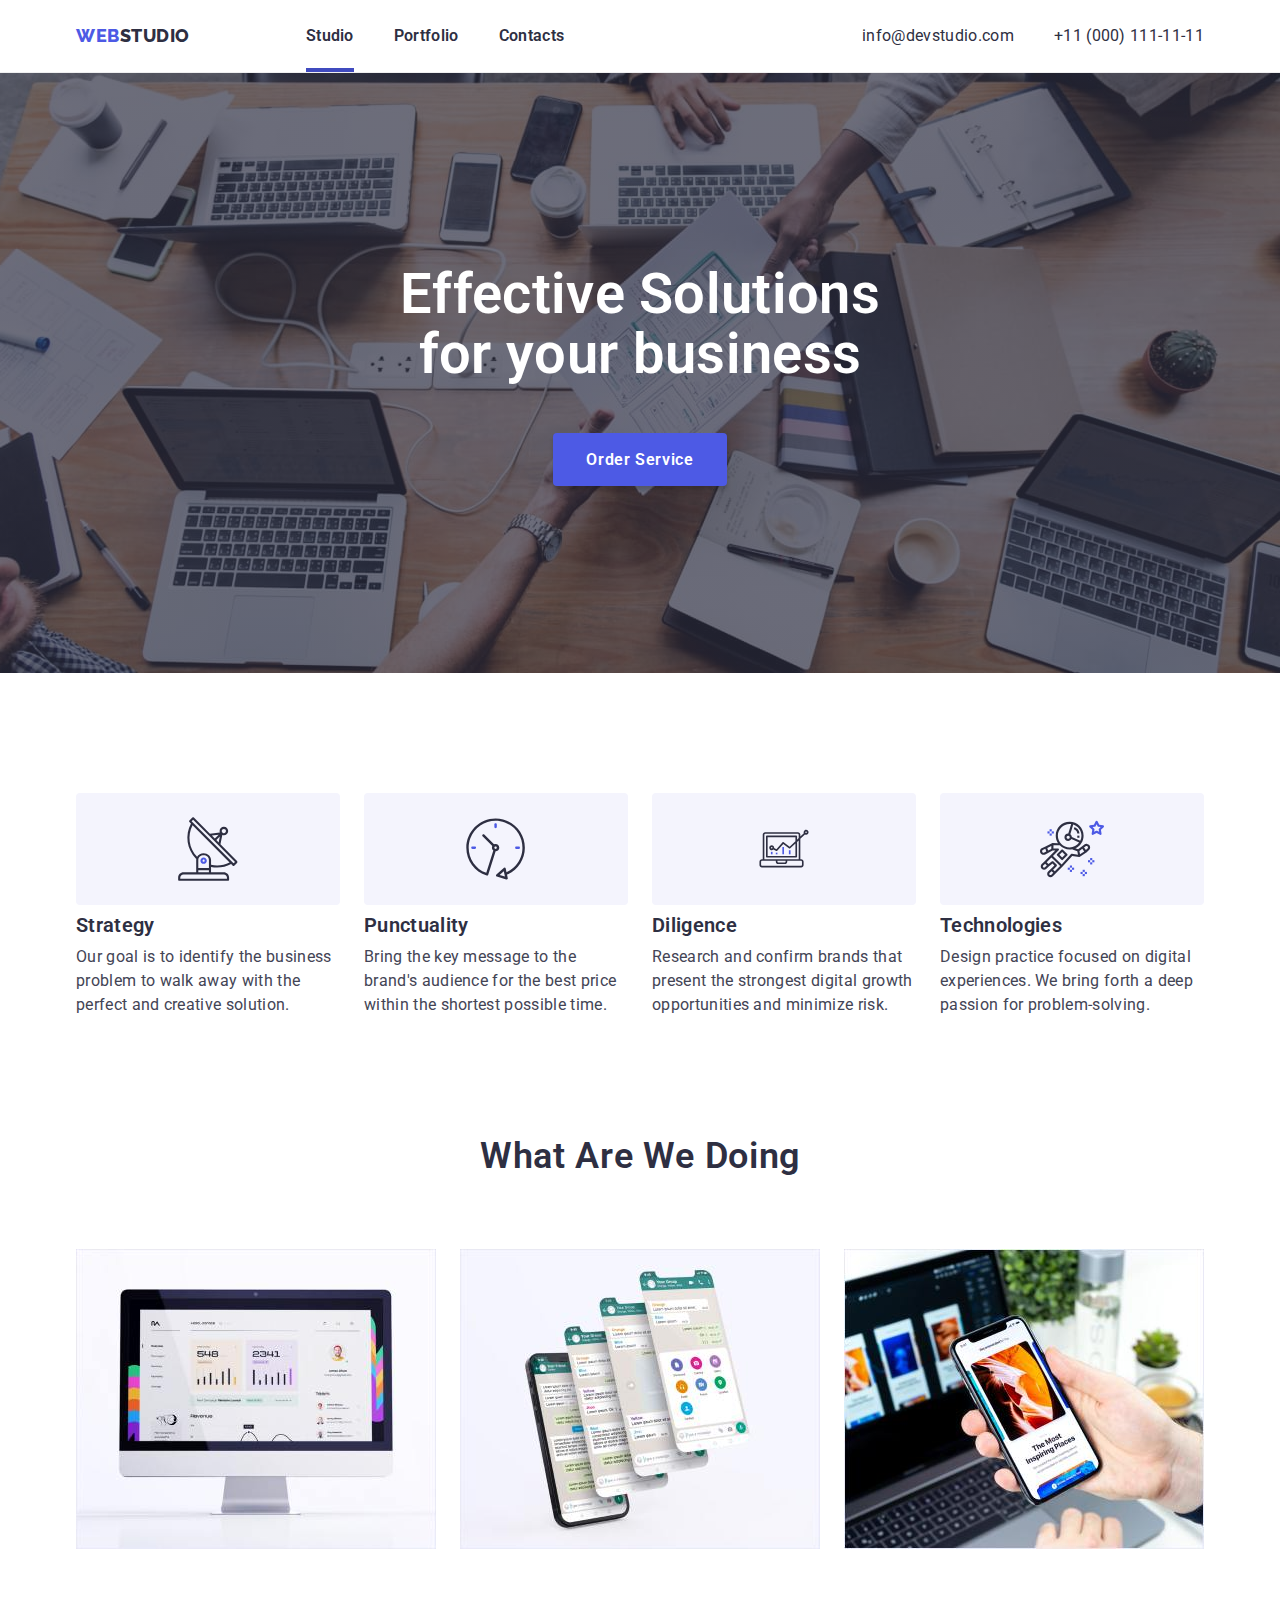
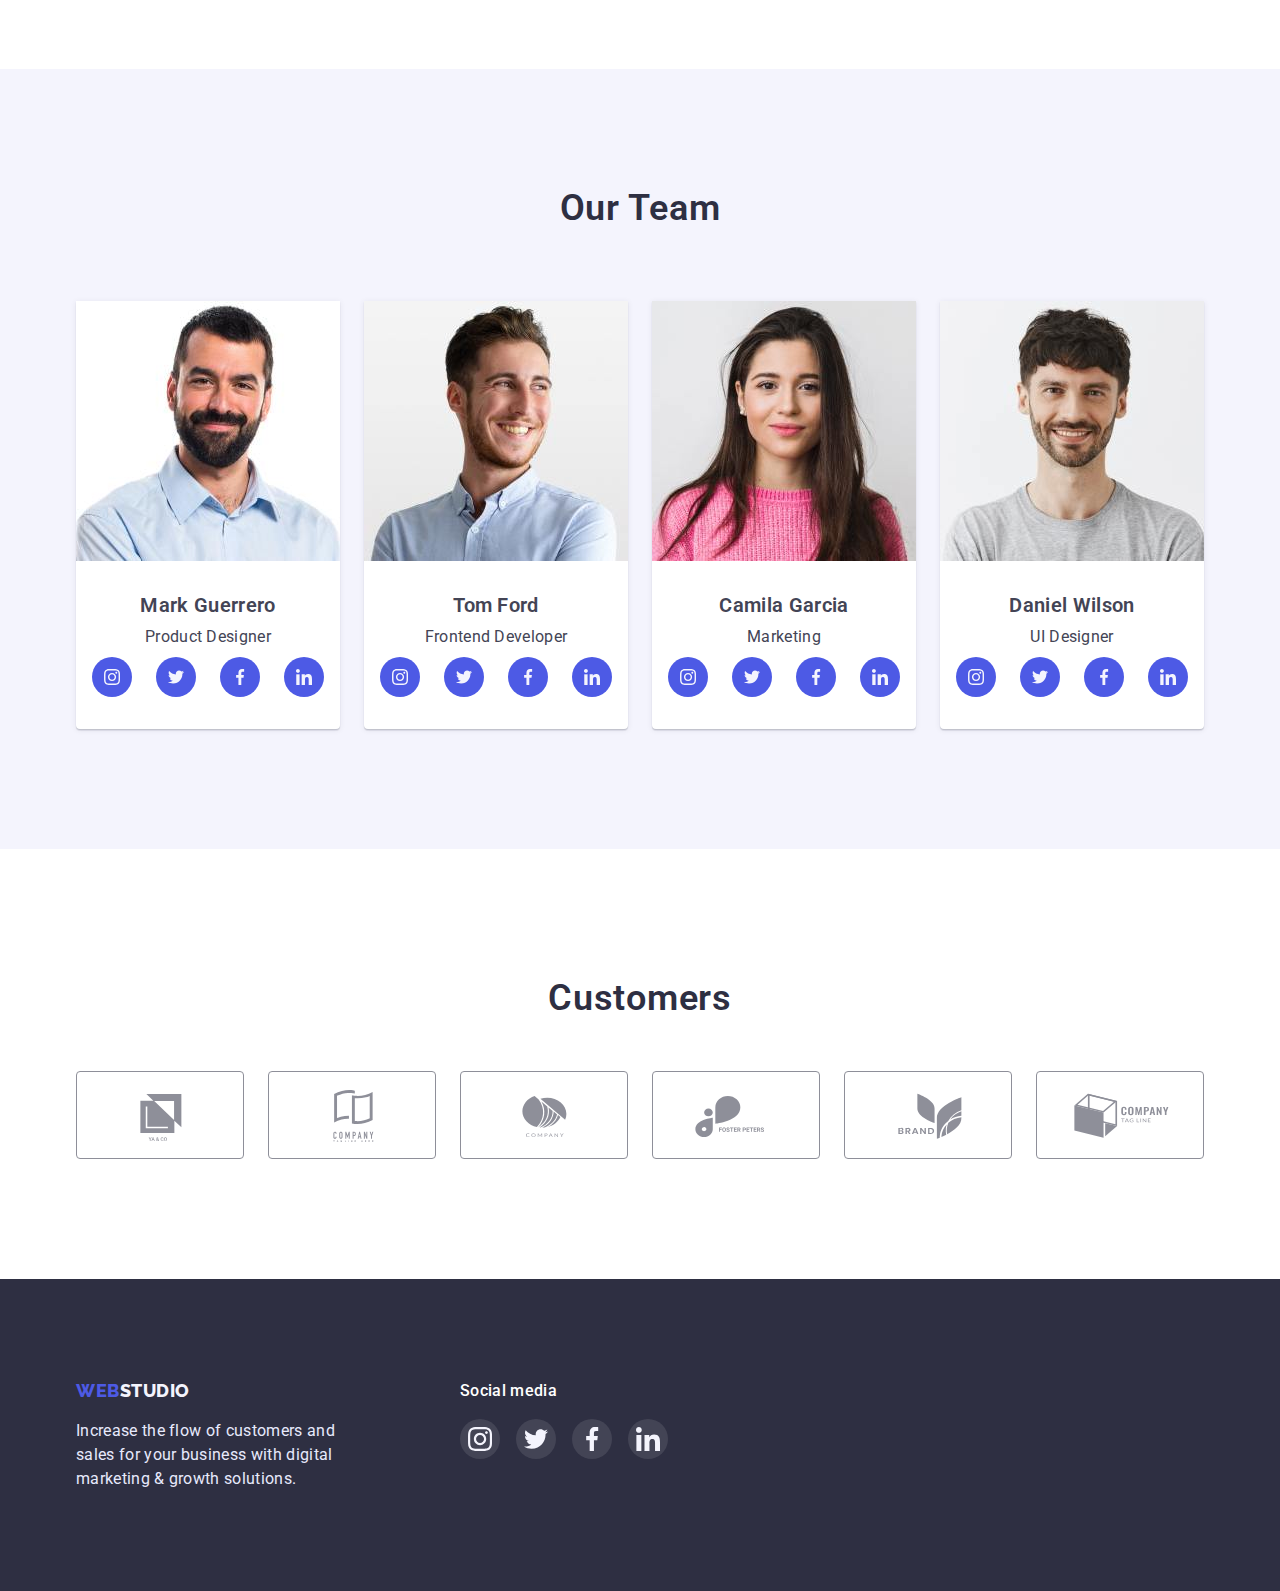
<file: index.html>
<!DOCTYPE html>
<html lang="en">
  <head>
    <meta charset="UTF-8" />
    <meta http-equiv="X-UA-Compatible" content="IE=edge" />
    <meta name="viewport" content="width=device-width, initial-scale=1.0" />
    <title>Document</title>
    <link
      rel="stylesheet"
      href="https://cdnjs.cloudflare.com/ajax/libs/modern-normalize/1.1.0/modern-normalize.min.css"
    />
    <link rel="stylesheet" href="./css/styles.css" />
    <link rel="preconnect" href="https://fonts.googleapis.com" />
    <link rel="preconnect" href="https://fonts.gstatic.com" crossorigin />
    <link
      href="https://fonts.googleapis.com/css2?family=Raleway:wght@700&family=Roboto:wght@400;500;700;900&display=swap"
      rel="stylesheet"
    />
  </head>

  <body>
    <header>
      <div class="container">
        <nav class="main-nav">
          <a href="./index.html" class="logo">
            <span class="logo-start">WEB</span>STUDIO</a
          >

          <ul class="site-nav list">
            <li class="item">
              <a class="link current" href="./index.html"> Studio</a>
            </li>
            <li class="item">
              <a class="link" href="./portfolio.html"> Portfolio</a>
            </li>
            <li class="item"><a class="link" href=""> Contacts </a></li>
          </ul>
        </nav>
        <ul class="contacts list">
          <li class="item">
            <a class="link" href="mailto:info@devstudio.com">
              info@devstudio.com
            </a>
          </li>
          <li class="item">
            <a class="link" href="tel:+110001111111"> +11 (000) 111-11-11</a>
          </li>
        </ul>
      </div>
    </header>

    <main>
      <!-- Hero -->
      <section class="hero">
        <div class="container">
          <h1 class="hero-title">Effective Solutions for your business</h1>
          <button class="button order primary" type="button" data-modal-open>
            Order Service
          </button>

          <div class="backdrop is-hidden" data-modal>
             <div class="modal">
             <button class="close-button" data-modal-close> <img src="./images/close-button.svg" width="24px" height="24px"> </button>
             </div>

          </div>
        </div>
      </section>

      <!-- Features  -->
      <section class="features-section">
        <div class="container">
          <h2 class="visually-hidden">Features</h2>
          <ul class="list features">
            <li class="item">
              <div class="feature-img"> <svg class="feature-icon" width="59.72px" height="64px">
                <use href="./images/icons.svg#icon-antenna"></use> </svg> </div>
              <h3 class="feature-ttl">Strategy</h3>
              <p class="feature-txt">
                Our goal is to identify the business problem to walk away with
                the perfect and creative solution.
              </p>
            </li>

            <li class="item">
              <div class="feature-img"><svg class="feature-icon" width="61.22px" height="64px">
                <use href="./images/icons.svg#icon-clock"></use> </svg> </div>
              <h3 class="feature-ttl">Punctuality</h3>
              <p class="feature-txt">
                Bring the key message to the brand's audience for the best price
                within the shortest possible time.
              </p>
            </li>

            <li class="item">
              <div class="feature-img"><svg class="feature-icon" width="64px" height="49.09px">
                <use href="./images/icons.svg#icon-diagram"></use> </svg> </div>
              <h3 class="feature-ttl">Diligence</h3>
              <p class="feature-txt">
                Research and confirm brands that present the strongest digital
                growth opportunities and minimize risk.
              </p>
            </li>

            <li class="item">
              <div class="feature-img"><svg class="feature-icon" width="64px" height="64px">
                <use href="./images/icons.svg#icon-astronaut"></use> </svg>  </div>
              <h3 class="feature-ttl">Technologies</h3>
              <p class="feature-txt">
                Design practice focused on digital experiences. We bring forth a
                deep passion for problem-solving.
              </p>
            </li>
          </ul>
        </div>
      </section>

      <!-- What are we doing -->
      <section class="category-section">
        <div class="container">
          <h2 class="section-ttl">What are we doing</h2>
          <ul class="category list">
            <li class="item">
              <a href="">
                <img
                  src="./images/pic1.jpg"
                  alt="desktop websites"
                  width="360"
                />
              </a>
            </li>
            <li class="item">
              <a href="">
                <img src="./images/pic2.jpg" alt="communication" width="360" />
              </a>
            </li>
            <li class="item">
              <a href="">
                <img
                  src="./images/pic3.jpg"
                  alt="mobile websites"
                  width="360"
                />
              </a>
            </li>
          </ul>
        </div>
      </section>

      <!-- Team -->
      <section class="team">
        <div class="container">
          <h2 class="section-ttl">Our Team</h2>
          <ul class="team-cards list centered">
            <li class="item">
              <img
                src="./images/guerrero.jpg"
                alt="photo of Mark Guerrero"
                width="264"
              />
              <div class="member-detail">
                <h3 class="card-title">Mark Guerrero</h3>
                <p class="card-category">Product Designer</p>
                <ul class="list social-media">
                  <li> <a href="" class="media-button"> <svg  width="16px" height="16px">
                    <use href="./images/icons.svg#icon-instagram"></use> </svg> </a></li>
                    <li> <a href="" class="media-button"> <svg  width="16px" height="16px">
                     <use href="./images/icons.svg#icon-twitter"></use> </svg> </a></li>
                     <li> <a href="" class="media-button"> <svg  width="16px" height="16px">
                       <use href="./images/icons.svg#icon-facebook"></use> </svg> </a></li>
                       <li> <a href="" class="media-button"> <svg  width="16px" height="16px">
                         <use href="./images/icons.svg#icon-linkedin"></use> </svg> </a></li>
                 </ul>
              </div>
            </li>
            <li class="item">
              <img
                src="./images/ford.jpg"
                alt="photo of Tom Ford"
                width="264"
              />
              <div class="member-detail">
                <h3 class="card-title">Tom Ford</h3>
                <p class="card-category">Frontend Developer</p>
                <ul class="list social-media">
                  <li> <a href="" class="media-button"> <svg  width="16px" height="16px">
                    <use href="./images/icons.svg#icon-instagram"></use> </svg> </a></li>
                    <li> <a href="" class="media-button"> <svg  width="16px" height="16px">
                     <use href="./images/icons.svg#icon-twitter"></use> </svg> </a></li>
                     <li> <a href="" class="media-button"> <svg  width="16px" height="16px">
                       <use href="./images/icons.svg#icon-facebook"></use> </svg> </a></li>
                       <li> <a href="" class="media-button"> <svg  width="16px" height="16px">
                         <use href="./images/icons.svg#icon-linkedin"></use> </svg> </a></li>
                  </ul>
              </div>
            </li>
            <li class="item">
              <img
                src="./images/garcia.jpg"
                alt="photo of Camila Garcia"
                width="264"
              />
              <div class="member-detail">
                <h3 class="card-title">Camila Garcia</h3>
                <p class="card-category">Marketing</p>
                <ul class="list social-media">
                  <li> <a href="" class="media-button"> <svg  width="16px" height="16px">
                    <use href="./images/icons.svg#icon-instagram"></use> </svg> </a></li>
                    <li> <a href="" class="media-button"> <svg  width="16px" height="16px">
                     <use href="./images/icons.svg#icon-twitter"></use> </svg> </a></li>
                     <li> <a href="" class="media-button"> <svg  width="16px" height="16px">
                       <use href="./images/icons.svg#icon-facebook"></use> </svg> </a></li>
                       <li> <a href="" class="media-button"> <svg  width="16px" height="16px">
                         <use href="./images/icons.svg#icon-linkedin"></use> </svg> </a></li>
                  </ul>
              </div>
            </li>
            <li class="item">
              <img
                src="./images/wilson.jpg"
                alt="photo of Daniel Wilson"
                width="264"
              />
              <div class="member-detail">
                <h3 class="card-title">Daniel Wilson</h3>
                <p class="card-category">UI Designer</p>
                <ul class="list social-media">
                  <li> <a href="" class="media-button"> <svg  width="16px" height="16px">
                     <use href="./images/icons.svg#icon-instagram"></use> </svg> </a></li>
                     <li> <a href="" class="media-button"> <svg  width="16px" height="16px">
                      <use href="./images/icons.svg#icon-twitter"></use> </svg> </a></li>
                      <li> <a href="" class="media-button"> <svg  width="16px" height="16px">
                        <use href="./images/icons.svg#icon-facebook"></use> </svg> </a></li>
                        <li> <a href="" class="media-button"> <svg  width="16px" height="16px">
                          <use href="./images/icons.svg#icon-linkedin"></use> </svg> </a></li>
                  </ul>
              </div>
            </li>
          </ul>
        </div>
      </section>
      <section class="customers">
        <div class="container">
<h2 class="section-ttl">Customers</h2>
<ul class="customers-list list">
  <li > <a href="" class="customer-item"><svg  width="104px" height="56px">
    <use href="./images/icons.svg#icon-logo1"></use> </svg> </a></li>
    <li ><a href="" class="customer-item"> <svg  width="104px" height="56px">
      <use href="./images/icons.svg#icon-logo2"></use> </svg></a></li>
      <li > <a href="" class="customer-item"> <svg  width="104px" height="56px">
        <use href="./images/icons.svg#icon-logo3"></use> </svg></a></li>
        <li ><a href="" class="customer-item"> <svg  width="104px" height="56px">
          <use href="./images/icons.svg#icon-logo4"></use> </svg></a></li>
          <li > <a href="" class="customer-item"> <svg  width="104px" height="56px">
            <use href="./images/icons.svg#icon-logo5"></use> </svg></a></li>
            <li ><a href="" class="customer-item"> <svg  width="104px" height="56px">
              <use href="./images/icons.svg#icon-logo6"></use> </svg></a></li>  
</ul>
</div>
      </section>
    </main>

    <footer class="page-footer">
      <div class="container footer-block">
       <div class="footer-txt">
        <a href="./index.html" class="logo logo-bottom">
          <span class="logo-start">WEB</span>STUDIO</a
        >

        <p class="footer-text">
          Increase the flow of customers and sales for your business with
          digital marketing & growth solutions.
        </p>
      </div>
      <div class="footer-media">
        <h2>Social media</h2>
        <ul class="list footer-icons">
          <li > <a href="" class="media-button-f"> <svg  width="24px" height="24px">
             <use href="./images/icons.svg#icon-instagram"></use> </svg> </a> </li>
             <li > <a href="" class="media-button-f"> <svg  width="24px" height="24px">
               <use href="./images/icons.svg#icon-twitter"></use> </svg> </a> </li>
               <li > <a href="" class="media-button-f"> <svg  width="24px" height="24px">
                 <use href="./images/icons.svg#icon-facebook"></use> </svg> </a> </li>
                 <li > <a href="" class="media-button-f"> <svg  width="24px" height="24px">
                   <use href="./images/icons.svg#icon-linkedin"></use> </svg> </a> </li>
          </ul>
        </div>
      </div>
    </footer>
    <script src="./js/modal.js"></script>
  </body>
</html>
</file>
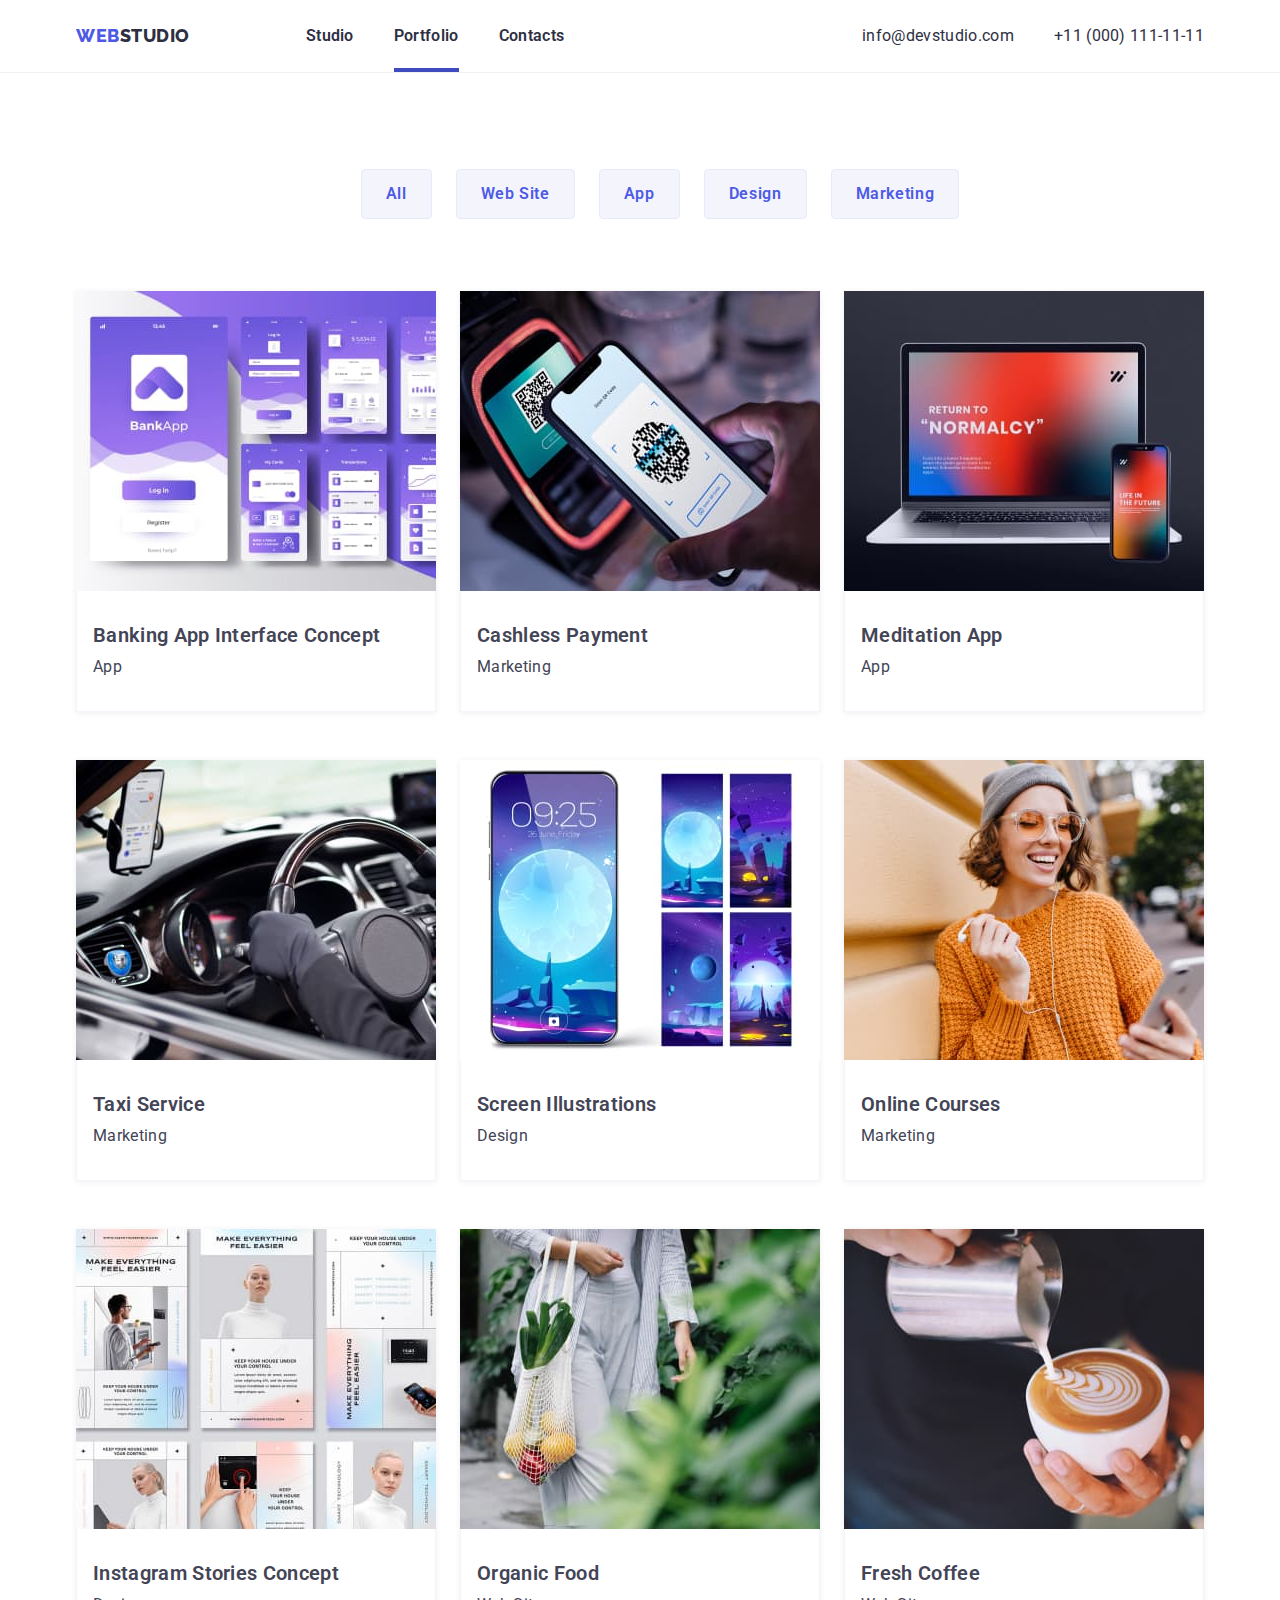
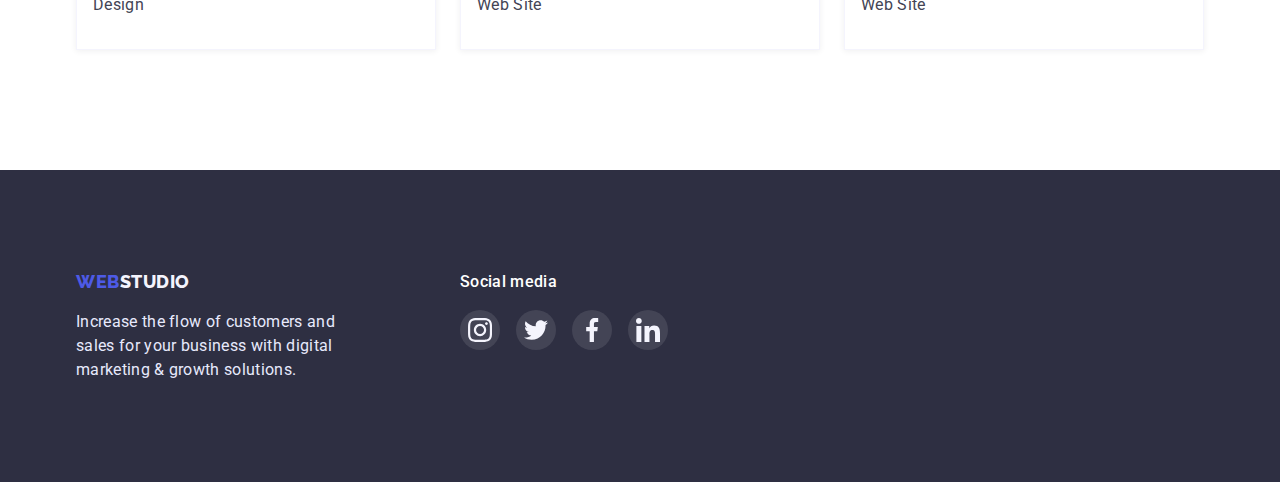
<file: portfolio.html>
<!DOCTYPE html>
<html lang="en">
  <head>
    <meta charset="UTF-8" />
    <meta http-equiv="X-UA-Compatible" content="IE=edge" />
    <meta name="viewport" content="width=device-width, initial-scale=1.0" />
    <title>Document</title>
    <link
      rel="stylesheet"
      href="https://cdnjs.cloudflare.com/ajax/libs/modern-normalize/1.1.0/modern-normalize.min.css"
    />
    <link rel="stylesheet" href="./css/styles.css" />
    <link rel="preconnect" href="https://fonts.googleapis.com" />
    <link rel="preconnect" href="https://fonts.gstatic.com" crossorigin />
    <link
      href="https://fonts.googleapis.com/css2?family=Raleway:wght@700&family=Roboto:wght@400;500;700;900&display=swap"
      rel="stylesheet"
    />
  </head>

  <body>
    <header>
      <div class="container">
        <nav class="main-nav">
          <a href="./index.html" class="logo">
            <span class="logo-start">WEB</span>STUDIO</a
          >

          <ul class="site-nav list">
            <li class="item">
              <a class="link" href="./index.html"> Studio</a>
            </li>
            <li class="item">
              <a class="link current" href="./portfolio.html"> Portfolio</a>
            </li>
            <li class="item"><a class="link" href=""> Contacts </a></li>
          </ul>
        </nav>
        <ul class="contacts list">
          <li class="item">
            <a class="link" href="mailto:info@devstudio.com">
              info@devstudio.com
            </a>
          </li>
          <li class="item">
            <a class="link" href="tel:+110001111111"> +11 (000) 111-11-11</a>
          </li>
        </ul>
      </div>
    </header>

    <main>
      <section class="portfolio">
        <div class="container">
          <h1 class="visually-hidden">Services</h1>
          <ul class="filters list">
            <li class="item">
              <button class="button filter" type="button">All</button>
            </li>
            <li class="item">
              <button class="button filter" type="button">Web Site</button>
            </li>
            <li class="item">
              <button class="button filter" type="button">App</button>
            </li>
            <li class="item">
              <button class="button filter" type="button">Design</button>
            </li>
            <li class="item">
              <button class="button filter" type="button">Marketing</button>
            </li>
          </ul>

          <!--Cards-->

          <ul class="card-set list">
            <li class="item">
              <a href="" class="card-link"> <div class="card-pic">
                <img
                  src="./images/banking.jpg"
                  width="360"
                  alt="Banking App interface screenshots"
                />
                <p class="card-text card-overlay">
                  14 Stylish and User-Friendly App Design Concepts · Task
                  Manager App · Calorie Tracker App · Exotic Fruit Ecommerce App
                  · Cloud Storage App
                </p>
              </div>

              <div class="card-detail">
                <h2 class="card-title">Banking App Interface Concept</h2>
                <p class="card-category">App</p>
              </div>
              <p class="card-text"></p>
            </a>
            </li>

            <li class="item">
              <a href="" class="card-link">
                <div class="card-pic">
                  <img
                    src="./images/pay.jpg"
                    width="360"
                    alt="Cashless payments option"
                  />
                  <p class="card-text card-overlay">
                    14 Stylish and User-Friendly App Design Concepts · Task
                    Manager App · Calorie Tracker App · Exotic Fruit Ecommerce App
                    · Cloud Storage App
                  </p>
                </div>
                <div class="card-detail">
                  <h2 class="card-title">Cashless Payment</h2>
                  <p class="card-category">Marketing</p>
                </div>
              </a>
            </li>

            <li class="item">
             <a href="" class="card-link">
              <div class="card-pic">
                <img
                  src="./images/meditation.jpg"
                  alt="Meditation application screen"
                />
                <p class="card-text card-overlay">
                  14 Stylish and User-Friendly App Design Concepts · Task
                  Manager App · Calorie Tracker App · Exotic Fruit Ecommerce App
                  · Cloud Storage App
                </p>
              </div>
              <div class="card-detail">
                <h2 class="card-title">Meditation App</h2>
                <p class="card-category">App</p>
              </div>
              <p class="card-text"></p>
             </a>
            </li>

            <li class="item">
              <a href="" class="card-link">
                <div class="card-pic">
                  <img src="./images/taxi.jpg" alt="Steering wheel image" />
                  <p class="card-text card-overlay">
                    14 Stylish and User-Friendly App Design Concepts · Task
                    Manager App · Calorie Tracker App · Exotic Fruit Ecommerce App
                    · Cloud Storage App
                  </p>
                </div>
                <div class="card-detail">
                  <h2 class="card-title">Taxi Service</h2>
                  <p class="card-category">Marketing</p>
                </div>
                <p class="card-text"></p>
              </a>
            </li>

            <li class="item">
              <a href="" class="card-link">
                <div class="card-pic">
                  <img src="./images/screens.jpg" alt="Mobile screen designs" />
                  <p class="card-text card-overlay">
                    14 Stylish and User-Friendly App Design Concepts · Task
                    Manager App · Calorie Tracker App · Exotic Fruit Ecommerce App
                    · Cloud Storage App
                  </p>
                </div>
                <div class="card-detail">
                  <h2 class="card-title">Screen Illustrations</h2>
                  <p class="card-category">Design</p>
                </div>
                <p class="card-text"></p>
              </a>
            </li>

            <li class="item">
              <a href="" class="card-link">
                <div class="card-pic">
                  <img src="./images/courses.jpg" alt="Woman looking at the phone screen"  />
                  <p class="card-text card-overlay">
                    14 Stylish and User-Friendly App Design Concepts · Task
                    Manager App · Calorie Tracker App · Exotic Fruit Ecommerce App
                    · Cloud Storage App
                  </p>
                </div>
                <div class="card-detail">
                  <h2 class="card-title">Online Courses</h2>
                  <p class="card-category">Marketing</p>
                </div>
                <p class="card-text"></p>
              </a>
            </li>

            <li class="item">
              <a href="" class="card-link">
                <div class="card-pic">
                  <img
                    src="./images/instagram.jpg"
                    width="360"
                    alt="Instagram stories examples"
                  />
                  <p class="card-text card-overlay">
                    14 Stylish and User-Friendly App Design Concepts · Task
                    Manager App · Calorie Tracker App · Exotic Fruit Ecommerce App
                    · Cloud Storage App
                  </p>
                </div>
                <div class="card-detail">
                  <h2 class="card-title">Instagram Stories Concept</h2>
                  <p class="card-category">Design</p>
                </div>
                <p class="card-text"></p>
              </a>
            </li>

            <li class="item">
              <a href="" class="card-link">
                <div class="card-pic">
                  <img src="./images/food.jpg" alt="vegetables" />
                  <p class="card-text card-overlay">
                    14 Stylish and User-Friendly App Design Concepts · Task
                    Manager App · Calorie Tracker App · Exotic Fruit Ecommerce App
                    · Cloud Storage App
                  </p>
                </div>
                <div class="card-detail">
                  <h2 class="card-title">Organic Food</h2>
                  <p class="card-category">Web Site</p>
                </div>
                <p class="card-text"></p>
              </a>
            </li>

            <li class="item">
              <a href="" class="card-link">
                <div class="card-pic">
                  <img src="./images/coffee.jpg" alt="latte art picture" />
                  <p class="card-text card-overlay">
                    14 Stylish and User-Friendly App Design Concepts · Task
                    Manager App · Calorie Tracker App · Exotic Fruit Ecommerce App
                    · Cloud Storage App
                  </p>
                </div>
                <div class="card-detail">
                  <h2 class="card-title">Fresh Coffee</h2>
                  <p class="card-category">Web Site</p>
                </div>
                <p class="card-text"></p>
              </a>
            </li>
          </ul>
        </div>
      </section>
    </main>

    <footer class="page-footer">
      <div class="container footer-block">
        <div class="footer-txt">
          <a href="./index.html" class="logo logo-bottom">
            <span class="logo-start">WEB</span>STUDIO</a
          >

          <p class="footer-text">
            Increase the flow of customers and sales for your business with
            digital marketing & growth solutions.
          </p>
        </div>
        <div class="footer-media">
          <h2>Social media</h2>
          <ul class="list footer-icons">
            <li>
              <a href="" class="media-button-f">
                <svg width="24px" height="24px">
                  <use href="./images/icons.svg#icon-instagram"></use>
                </svg>
              </a>
            </li>
            <li>
              <a href="" class="media-button-f">
                <svg width="24px" height="24px">
                  <use href="./images/icons.svg#icon-twitter"></use>
                </svg>
              </a>
            </li>
            <li>
              <a href="" class="media-button-f">
                <svg width="24px" height="24px">
                  <use href="./images/icons.svg#icon-facebook"></use>
                </svg>
              </a>
            </li>
            <li>
              <a href="" class="media-button-f">
                <svg width="24px" height="24px">
                  <use href="./images/icons.svg#icon-linkedin"></use>
                </svg>
              </a>
            </li>
          </ul>
        </div>
      </div>
    </footer>
  </body>
</html>
</file>
<file: css/styles.css>
/*common*/
:root {
  --background-color: #ffffff;
  --primary-white-color: #ffffff;
  --secondary-white-color: #f4f4fd;
  --primary-accent-color: #4d5ae5;
  --main-text-color: #2e2f42;
  --secondary-text-color: #434455;
  --secondary-btn-color: #404bbf;
  --footer-text-color: #e7e9fc;
  --card-set-gap: 24px;
  --card-top-gap: 48px;
}
.visually-hidden {
  position: absolute;
  width: 1px;
  height: 1px;
  margin: -1px;
  border: 0;
  padding: 0;

  white-space: nowrap;
  clip-path: inset(100%);
  clip: rect(0 0 0 0);
  overflow: hidden;
}

body {
  color: var(--main-text-color);
  background-color: var(--background-color);
  font-family: "Roboto", "Verdana", "Helvetica", sans-serif;
  font-size: 16px;
  letter-spacing: 0.02em;
}

a{
  text-decoration: none;
}

h1,
h2,
h3,
h4,
h5,
h6,
p {
  margin: 0;
}

img {
  display: block;
  max-width: 100%;
  height: auto;
}

.list {
  list-style: none;
  margin: 0;
  list-style: none;
}

.container {
  width: 1158px;
  margin-left: auto;
  margin-right: auto;
  padding-left: 15px;
  padding-right: 15px;
}

/*logo*/
.logo {
  color: var(--main-text-color);
  font-family: Raleway;
  font-weight: 800;
  font-size: 18px;
  line-height: 1.33;
  text-decoration: none;
  letter-spacing: 0.03em;
  text-transform: uppercase;
}

.logo-start {
  color: var(--primary-accent-color);
}

.logo-bottom {
  color: var(--secondary-white-color);
}

/*navigation*/
header > .container {
  display: flex;
  padding-top: 24px;
  padding-bottom: 24px;
  
}

header {
border-bottom: 1px solid rgba(46, 47, 66, 0.08);
}

.main-nav {
  display: flex;
  align-items: center;
  padding: 0;
  margin: 0;
}

.site-nav {
  display: flex;
  margin-left: 76px;
}

.site-nav .item:not(:last-child) {
  margin-right: 40px;
}

.site-nav .link {
  display: block;
  position: relative;

  color: inherit;
  font-weight: 600;
  line-height: 1.5;
  text-decoration: none;
  
  transition: color 250ms cubic-bezier(0.4, 0, 0.2, 1);
}

.site-nav .link:hover,
.site-nav .link:focus {
  color: var(--secondary-text-color);
}
.site-nav .link:active {
  color: var(--primary-accent-color);
}

.site-nav .link.current::after {
  content: '';
  position: absolute;
  left: 0;
  bottom: 0;
  display: block;
  width: 100%;
  height: 4px;
  background-color: #404BBF;

  transform: translateY(600%)
}

.contacts {
  display: flex;
  padding: 0;
  margin-left: auto;
}

.contacts .link {
  display: block;
  margin: 0;

  color: inherit;
  line-height: 1.5;
  text-decoration: none;
}

.contacts .item:not(:last-child) {
  margin-right: 40px;
}

/*hero*/

.hero {
  text-align: center;
  background-color: var(--main-text-color);
  padding: 192px 0px;
  
  background-image: linear-gradient(
      to right,
      rgba(46, 47, 66, 0.7),
      rgba(46, 47, 66, 0.7)
    ),
    url("../images/hero.jpg");


  background-repeat: no-repeat;
  background-position: center;
  max-width: 1440px;
  height: 600px;
  margin-left: auto;
  margin-right: auto;
 
  
}

.hero-title {
  margin-left: auto;
  margin-right: auto;
  margin-top: 0px;
  width: 492px;
  margin-bottom: 48px;

  font-weight: 600;
  font-size: 56px;
  line-height: 1.07;
  text-align: center;
  color: var(--primary-white-color);
}

/*features*/

.features-section {
  padding-top: 120px;
  padding-bottom: 120px;

}

.features {
  display: flex;
  padding: 0;
  margin: 0;
  
}

.feature-img {
display: flex;
height: 112px;
width: 264px;
background: #F4F4FD;
border-radius: 4px;
margin-bottom: 8px;
align-items:center;
justify-content: center;
}

.feature-icon {
  display: block;
}

.features > .item:not(:last-child) {
  margin-right: 24px;
}

.feature-ttl {
  font-weight: 600;
  font-size: 20px;
  line-height: 1.2;
}

.feature-txt {
  padding: 8px 0 0;

  line-height: 1.5;
  color: var(--secondary-text-color);
}

/*sections*/
.section-ttl {
  font-weight: 600;
  font-size: 36px;
  line-height: 1.11;
  text-align: center;
  letter-spacing: 0.02em;
  text-transform: capitalize;
}

/*What are we doing*/
.category-section {
  padding-bottom: 120px;
}

.category {
  display: flex;
  margin: 72px 0 0 0;
  padding: 0;
}

.category > .item:not(:last-child) {
  margin-right: var(--card-set-gap);
}

/*Team*/
.team {
  background-color: var(--secondary-white-color);
  padding-top: 120px;
  padding-bottom: 120px;
}

.member-detail {
  padding: 32px 16px;
}

.team .section-ttl {
  margin: 0 0 72px 0;
}

.team-cards {
  display: flex;
  padding: 0;
  margin: 0;
}

.team-cards .item {
  background-color: var(--primary-white-color);
  box-shadow: 0px 1px 6px rgba(46, 47, 66, 0.08),
    0px 1px 1px rgba(46, 47, 66, 0.16), 0px 2px 1px rgba(46, 47, 66, 0.08);
  border-radius: 0px 0px 4px 4px;
  transition: box-shadow 250ms cubic-bezier(0.4, 0, 0.2, 1);
}

.team-cards .item:not(:last-child) {
  margin-right: var(--card-set-gap);
}

.team-cards .item:hover{
  box-shadow: 0px 1px 6px rgba(46, 47, 66, 0.08), 0px 1px 1px rgba(46, 47, 66, 0.16), 0px 2px 1px rgba(46, 47, 66, 0.08);
}

.social-media {
  display: flex;
  gap: 24px;
  padding: 0;
  margin: 0;
  margin-top: 8px;
  
}

.media-button {
  display: block;
  height: 40px;
  width: 40px;
  padding:12px;
  background: #4D5AE5;
  border-radius: 50%;
  text-align: center;

  transition: background-color 250ms cubic-bezier(0.4, 0, 0.2, 1);
   
}

.media-button:hover {
  background: #404BBF;
}

/*buttons*/

.button {
  display: inline-block;
  border: 1px solid transparent;

  font-family: Roboto;
  font-weight: 600;
  font-size: inherit;
  letter-spacing: 0.04em;
  line-height: 1.5;
}

.button.order {
  padding: 16px 32px;
  border-radius: 4px;

  color: var(--primary-white-color);
  background-color: var(--primary-accent-color);
  line-height: 1.19;
  font-size: 16px;
  box-shadow: 0px 4px 4px rgba(0, 0, 0, 0.15);

  transition: box-shadow 250ms cubic-bezier(0.4, 0, 0.2, 1);

}

.button.order:hover {
  box-shadow: 0px 1px 6px rgba(46, 47, 66, 0.08), 0px 1px 1px rgba(46, 47, 66, 0.16), 0px 2px 1px rgba(46, 47, 66, 0.08);
  cursor:pointer;
}

.button.order:active {
  background-color: var(--secondary-btn-color);
  box-shadow: 0px 4px 4px rgba(0, 0, 0, 0.15);
  
}


/*Backdrop and modal*/

.backdrop {
  position: fixed;
  top: 0;
  left: 0;
  width: 100%;
  height: 100%;
  background-color: rgba(46, 47, 66, 0.4);
  opacity: 1;
  transition: opacity 250ms cubic-bezier(0.4, 0, 0.2, 1);
}

.backdrop.is-hidden {
  opacity: 0;
  pointer-events: none;
}


.modal {
  position: absolute;
  display: flex;
  align-items: flex-start;
  justify-content: flex-end;
  top: 88px;
  left: calc((100%/2) - 204px);

  min-height: 576px;
  min-width: 408px;
  padding: 24px;
  opacity: 1;

  background-color: #fff;
  transform: scale(1);
  transition: opacity 250ms cubic-bezier(0.4, 0, 0.2, 1),
  scale 250ms cubic-bezier(0.4, 0, 0.2, 1);
}

.backdrop.is-hidden .modal{
transform: scale(0.85);
opacity: 0;
transition: opacity 250ms cubic-bezier(0.4, 0, 0.2, 1),
scale 250ms cubic-bezier(0.4, 0, 0.2, 1);
}

.close-button {
  border: none;
  background-color: inherit;
}

/* Filters */

.portfolio {
  padding-top: 96px;
  padding-bottom: 120px;
}

.filters {
  display: flex;
  justify-content: center;
  margin-bottom: 72px;
  margin-left: 0;
}



.button.filter {
  padding: 12px 24px;

  color: var(--primary-accent-color);
  background-color: var(--secondary-white-color);
  border: 1px solid #e7e9fc;
  border-radius: 4px;

  transition: box-shadow 250ms cubic-bezier(0.4, 0, 0.2, 1),
  color 250ms cubic-bezier(0.4, 0, 0.2, 1),
  background-color 250ms cubic-bezier(0.4, 0, 0.2, 1)
}

.button.filter:hover {
  box-shadow: 0px 3px 1px rgba(0, 0, 0, 0.1), 0px 2px 1px rgba(0, 0, 0, 0.08), 0px 2px 2px rgba(0, 0, 0, 0.12);
  color: var(--primary-white-color);
  background-color: var(--primary-accent-color);
  cursor: pointer;
  transition: box-shadow 250ms cubic-bezier(0.4, 0, 0.2, 1),
  color 250ms cubic-bezier(0.4, 0, 0.2, 1),
  background-color 250ms cubic-bezier(0.4, 0, 0.2, 1)
}




.button.filter:focus {
  color: var(--primary-white-color);
  background-color: var(--primary-accent-color);
  box-shadow: 0px 3px 1px rgba(0, 0, 0, 0.1), 0px 2px 1px rgba(0, 0, 0, 0.08),
    0px 2px 2px rgba(0, 0, 0, 0.12);
}

.filters .item:not(:last-child) {
  margin-right: var(--card-set-gap);
}
/*cards*/

.card-set {
  display: flex;

  margin: 0;
  padding: 0;
  flex-wrap: wrap;
  margin-left: calc(-1 * var(--card-set-gap));
  margin-top: calc(-1 * var(--card-top-gap));
}

.card-set > .item {
  position: relative;
  flex-basis: calc (100% / 3 - var(--card-set-gap));
  
  margin-left: var(--card-set-gap);
  margin-top: var(--card-top-gap);
  box-shadow: 0px 1px 6px rgba(46, 47, 66, 0.08);

  transition: box-shadow 250ms cubic-bezier(0.4, 0, 0.2, 1);
  overflow: hidden;
  
}

.card-pic {
  overflow: hidden;
  position: relative;
  
}

.card-set > .item:hover,
.card-set > .item:focus {
  box-shadow: 0px 1px 6px rgba(46, 47, 66, 0.08), 0px 1px 1px rgba(46, 47, 66, 0.16), 0px 2px 1px rgba(46, 47, 66, 0.08);
  transition: box-shadow 250ms cubic-bezier(0.4, 0, 0.2, 1);
}

.card-set .card-link:hover .card-overlay,
.card-set .card-link:focus .card-overlay {
  transform: translateY(-100%);
  opacity: 1;
  transition: transform 250ms cubic-bezier(0.4, 0, 0.2, 1),
  opacity 250ms cubic-bezier(0.4, 0, 0.2, 1),;
  
}


.card-overlay {
  display: block;
  position: absolute;
  width: 100%;
  height: 300px;
  background: #4D5AE5;
  left: 0;
  top: 300px;
  padding-top: 40px;
  padding-left: 32px;
  padding-right: 32px;
  overflow: auto;
  transform: translateY(0);
  transition: transform 250ms cubic-bezier(0.4, 0, 0.2, 1),
  opacity 250ms cubic-bezier(0.4, 0, 0.2, 1);
  opacity: 0;
 
}


.card-detail {
  padding: 32px 16px;
  border-bottom: solid #f4f4fd 0.5px;
  border-left: solid #f4f4fd 0.5px;
  border-right: solid #f4f4fd 0.5px;

}

.card-title {
  margin-bottom: 8px;
  font-weight: 600;
  font-size: 20px;
  line-height: 1.2;
  color: var(--secondary-text-color);
  background-color: var(--background-color);
}

.card-category {
  font-size: 16px;
  line-height: 1.5;
  color: var(--secondary-text-color);
  background-color: var(--background-color);
}

.card-text {
  line-height: 1.5;
  color: var(--secondary-white-color);
}

.centered {
  text-align: center;
}

/*customers*/

.customers{
  padding-top: 130px;
  padding-bottom: 120px;
  
}
 .customers-list {
  display: flex;
  gap: 24px;
  margin-top: 52px;
  padding: 0;
  align-content: center;
  
 }

 .customer-item {
  display: flex; 
  width: 168px;
  height: 88px;
  border: 1px solid #8E8F99;
  border-radius: 4px;
  fill:#8E8F99;
  align-items: center;
  justify-content: center;
 
  transition: border-color 250ms cubic-bezier(0.4, 0, 0.2, 1),
  fill 250ms cubic-bezier(0.4, 0, 0.2, 1);
  
 }

 .customer-item:hover,
 .customer-item:focus {
  fill: #4D5AE5;
  border-color: #4D5AE5;
 }

/*footer*/
.page-footer {
  display: flex;
  padding-top: 100px;
  padding-bottom: 100px;
  background-color: var(--main-text-color);
}
.footer-block {
  display: flex;
  gap: 120px;
}

.footer.txt {
  width: 264px;
}
.footer-text {
  width: 264px;
  line-height: 1.5;
  color: var(--footer-text-color);
  margin-top: 16px;
}

.footer-media {
 width: 208px;
}

.footer-icons {
  display: flex;
  gap: 16px;
  padding: 0;
  margin: 0;
}

.media-button-f {
  display: block;
  height: 40px;
  width: 40px;
  padding:8px;
  background:  rgba(255, 255, 255, 0.1);
  border-radius: 50%;
  text-align: center;

  transition: background-color 250ms cubic-bezier(0.4, 0, 0.2, 1);

}

.media-button-f:focus ,
.media-button-f:hover {
  background: #31D0AA;  
} 

.footer-media>h2{
  color: var(--primary-white-color);
  font-weight: 500;
  font-size: 16px;
  line-height: 1.5;
  letter-spacing: 0.02em;
  margin-bottom: 16px;
}
</file>
